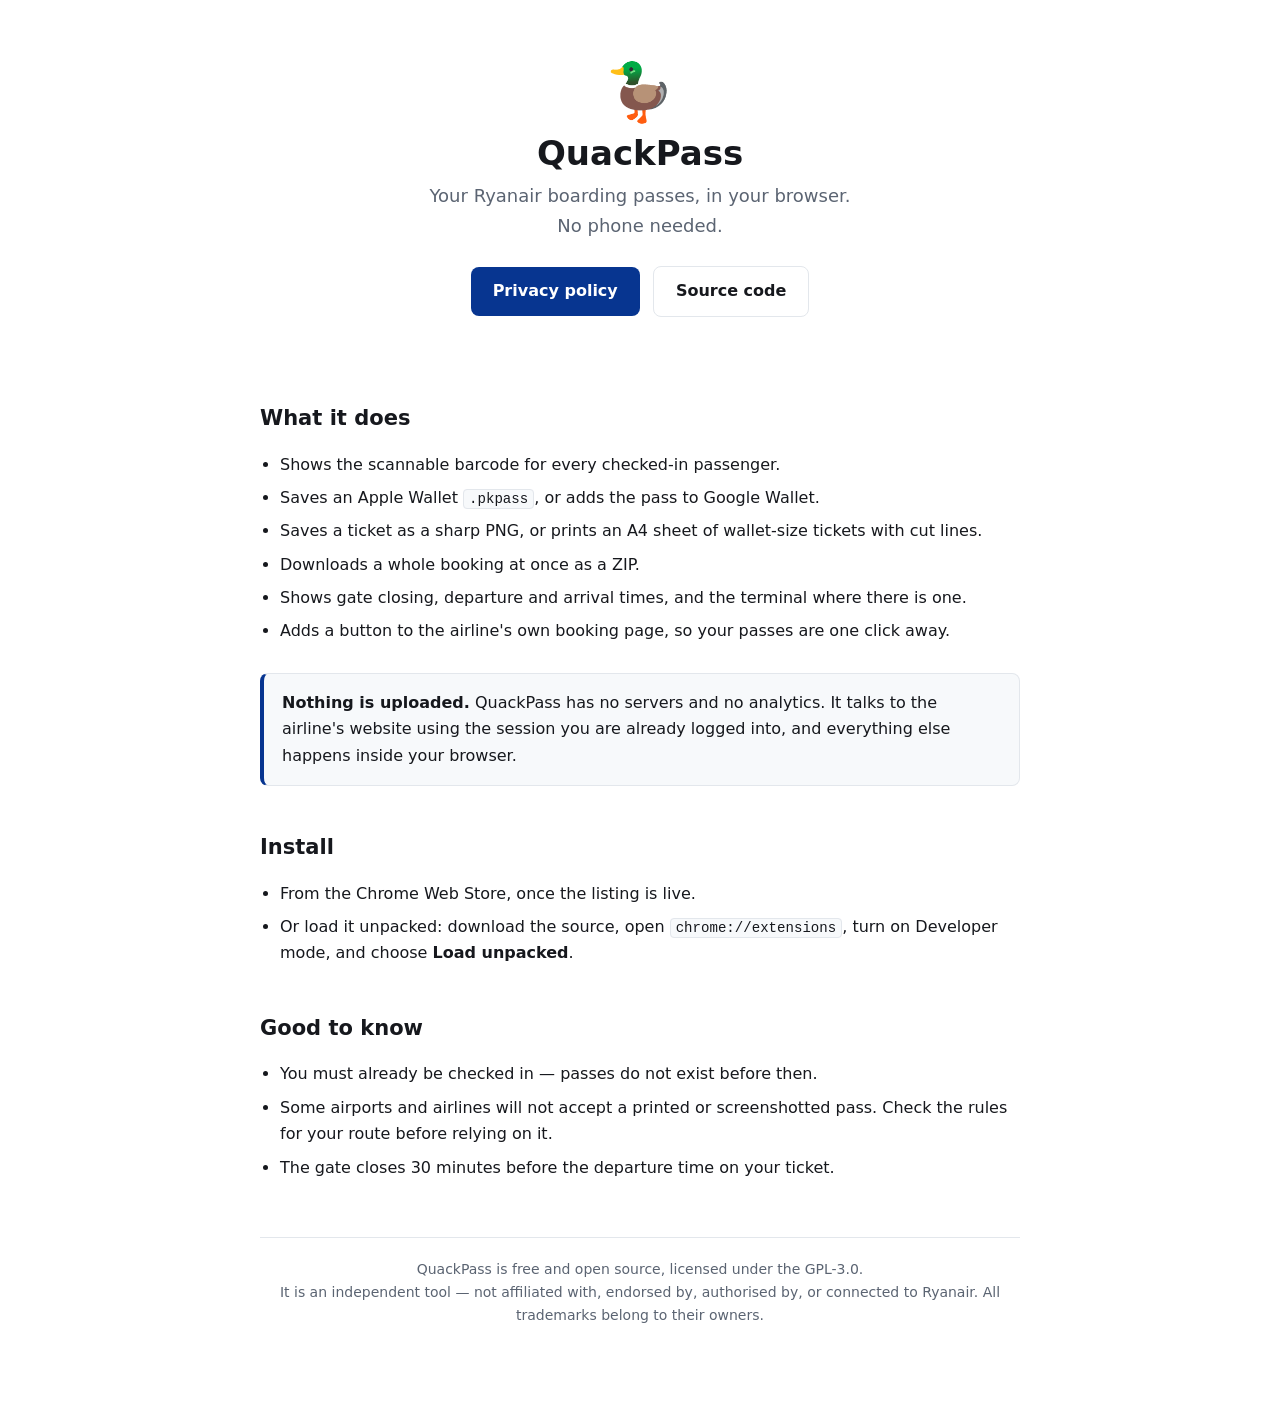
<file: docs/index.html>
<!doctype html>
<html lang="en">
<head>
<meta charset="utf-8" />
<meta name="viewport" content="width=device-width, initial-scale=1" />
<title>QuackPass — Boarding Passes in Your Browser</title>
<meta name="description" content="A browser extension that shows, saves and prints your Ryanair boarding passes. No phone needed. Runs locally, nothing is uploaded." />
<style>
  :root {
    --bg: #ffffff;
    --fg: #16181d;
    --muted: #5b6472;
    --line: #e3e7ec;
    --card: #f7f9fb;
    --accent: #073590;
    --accent-fg: #ffffff;
    --duck: #f1c933;
  }
  @media (prefers-color-scheme: dark) {
    :root {
      --bg: #14161a;
      --fg: #e8eaed;
      --muted: #a0a8b4;
      --line: #2a2e35;
      --card: #1c1f25;
      --accent: #f1c933;
      --accent-fg: #14161a;
    }
  }
  * { box-sizing: border-box; }
  body {
    margin: 0;
    padding: 0 20px 80px;
    background: var(--bg);
    color: var(--fg);
    font: 16px/1.65 -apple-system, BlinkMacSystemFont, "Segoe UI", system-ui, sans-serif;
  }
  main { max-width: 760px; margin: 0 auto; }

  header { padding: 64px 0 40px; text-align: center; }
  .duck { font-size: 56px; line-height: 1; }
  h1 { font-size: 34px; line-height: 1.15; margin: 14px 0 8px; }
  .tagline { color: var(--muted); font-size: 18px; margin: 0; }

  .cta { margin-top: 26px; }
  .button {
    display: inline-block;
    padding: 11px 22px;
    border-radius: 8px;
    background: var(--accent);
    color: var(--accent-fg);
    font-weight: 600;
    text-decoration: none;
  }
  .button.secondary {
    background: transparent;
    color: var(--fg);
    border: 1px solid var(--line);
    margin-left: 8px;
  }

  h2 { font-size: 21px; margin: 44px 0 12px; }
  ul { padding-left: 20px; }
  li { margin-bottom: 7px; }

  .note {
    background: var(--card);
    border: 1px solid var(--line);
    border-left: 4px solid var(--accent);
    border-radius: 8px;
    padding: 16px 18px;
    margin: 28px 0;
  }
  .note p { margin: 0; }

  code {
    background: var(--card);
    border: 1px solid var(--line);
    border-radius: 4px;
    padding: 1px 5px;
    font-size: 0.88em;
  }

  footer {
    margin-top: 56px;
    padding-top: 20px;
    border-top: 1px solid var(--line);
    color: var(--muted);
    font-size: 14px;
    text-align: center;
  }
  a { color: inherit; }
</style>
</head>
<body>
<main>

  <header>
    <div class="duck" aria-hidden="true">🦆</div>
    <h1>QuackPass</h1>
    <p class="tagline">Your Ryanair boarding passes, in your browser.<br>No phone needed.</p>
    <div class="cta">
      <a class="button" href="privacy-policy.html">Privacy policy</a>
      <a class="button secondary" href="https://github.com/chlomo2001/quackpass">Source code</a>
    </div>
  </header>

  <h2>What it does</h2>
  <ul>
    <li>Shows the scannable barcode for every checked-in passenger.</li>
    <li>Saves an Apple Wallet <code>.pkpass</code>, or adds the pass to Google Wallet.</li>
    <li>Saves a ticket as a sharp PNG, or prints an A4 sheet of wallet-size tickets with cut lines.</li>
    <li>Downloads a whole booking at once as a ZIP.</li>
    <li>Shows gate closing, departure and arrival times, and the terminal where there is one.</li>
    <li>Adds a button to the airline's own booking page, so your passes are one click away.</li>
  </ul>

  <div class="note">
    <p><strong>Nothing is uploaded.</strong> QuackPass has no servers and no
    analytics. It talks to the airline's website using the session you are
    already logged into, and everything else happens inside your browser.</p>
  </div>

  <h2>Install</h2>
  <ul>
    <li>From the Chrome Web Store, once the listing is live.</li>
    <li>Or load it unpacked: download the source, open <code>chrome://extensions</code>,
      turn on Developer mode, and choose <strong>Load unpacked</strong>.</li>
  </ul>

  <h2>Good to know</h2>
  <ul>
    <li>You must already be checked in — passes do not exist before then.</li>
    <li>Some airports and airlines will not accept a printed or screenshotted pass.
      Check the rules for your route before relying on it.</li>
    <li>The gate closes 30 minutes before the departure time on your ticket.</li>
  </ul>

  <footer>
    QuackPass is free and open source, licensed under the GPL-3.0.<br>
    It is an independent tool — not affiliated with, endorsed by, authorised by,
    or connected to Ryanair. All trademarks belong to their owners.
  </footer>

</main>
</body>
</html>
</file>
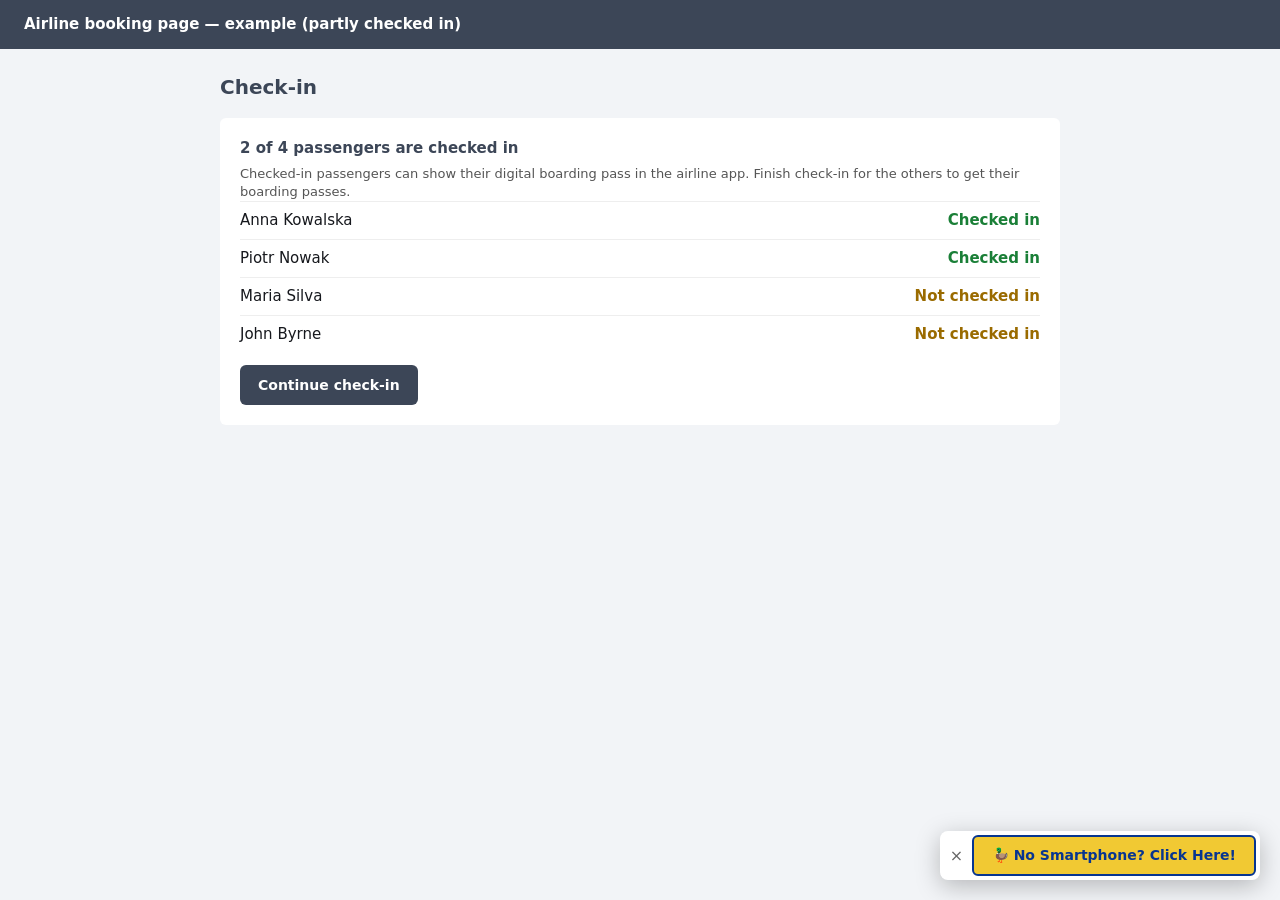
<file: dev/mock-site-partial.html>
<!doctype html>
<html lang="en">
  <head>
    <meta charset="utf-8" />
    <title>Mock booking page — partly checked in</title>
    <style>
      body { margin: 0; font: 15px/1.4 system-ui, sans-serif; background: #f2f4f7; color: #16181d; min-height: 900px; }
      .topbar { background: #3c4657; color: #fff; padding: 14px 24px; font-weight: 700; }
      .wrap { max-width: 840px; margin: 24px auto; }
      h2 { color: #3c4657; font-size: 20px; }
      .card { background: #fff; border-radius: 6px; padding: 20px; margin-bottom: 16px; }
      .card p { margin: 0; font-size: 13px; color: #555; }
      .card strong { display: block; color: #3c4657; margin-bottom: 6px; }
      .row { display: flex; justify-content: space-between; align-items: center; padding: 8px 0; border-top: 1px solid #eee; }
      .ok { color: #1a7f37; font-weight: 600; }
      .todo { color: #9a6b00; font-weight: 600; }
      .cta button { background: #3c4657; color: #fff; border: 0; border-radius: 6px; padding: 12px 18px; font: 600 14px system-ui; cursor: pointer; }
    </style>
  </head>
  <body>
    <div class="topbar">Airline booking page — example (partly checked in)</div>
    <div class="wrap">
      <h2>Check-in</h2>

      <!-- No "Access boarding passes" button in this state. Only some passengers
           are checked in; the page still mentions boarding passes. -->
      <div class="card">
        <strong>2 of 4 passengers are checked in</strong>
        <p>Checked-in passengers can show their digital boarding pass in the airline app. Finish check-in for the others to get their boarding passes.</p>
        <div class="row"><span>Anna Kowalska</span><span class="ok">Checked in</span></div>
        <div class="row"><span>Piotr Nowak</span><span class="ok">Checked in</span></div>
        <div class="row"><span>Maria Silva</span><span class="todo">Not checked in</span></div>
        <div class="row"><span>John Byrne</span><span class="todo">Not checked in</span></div>
        <div class="cta" style="margin-top:12px"><button type="button">Continue check-in</button></div>
      </div>
    </div>

    <script>
      // Stand-in for the extension messaging the content script uses.
      window.chrome = {
        runtime: {
          sendMessage: (msg) => {
            document.title = "sent: " + msg.type;
            console.log("sendMessage", msg);
          },
        },
      };
    </script>
    <script src="../content/content.js"></script>
  </body>
</html>
</file>
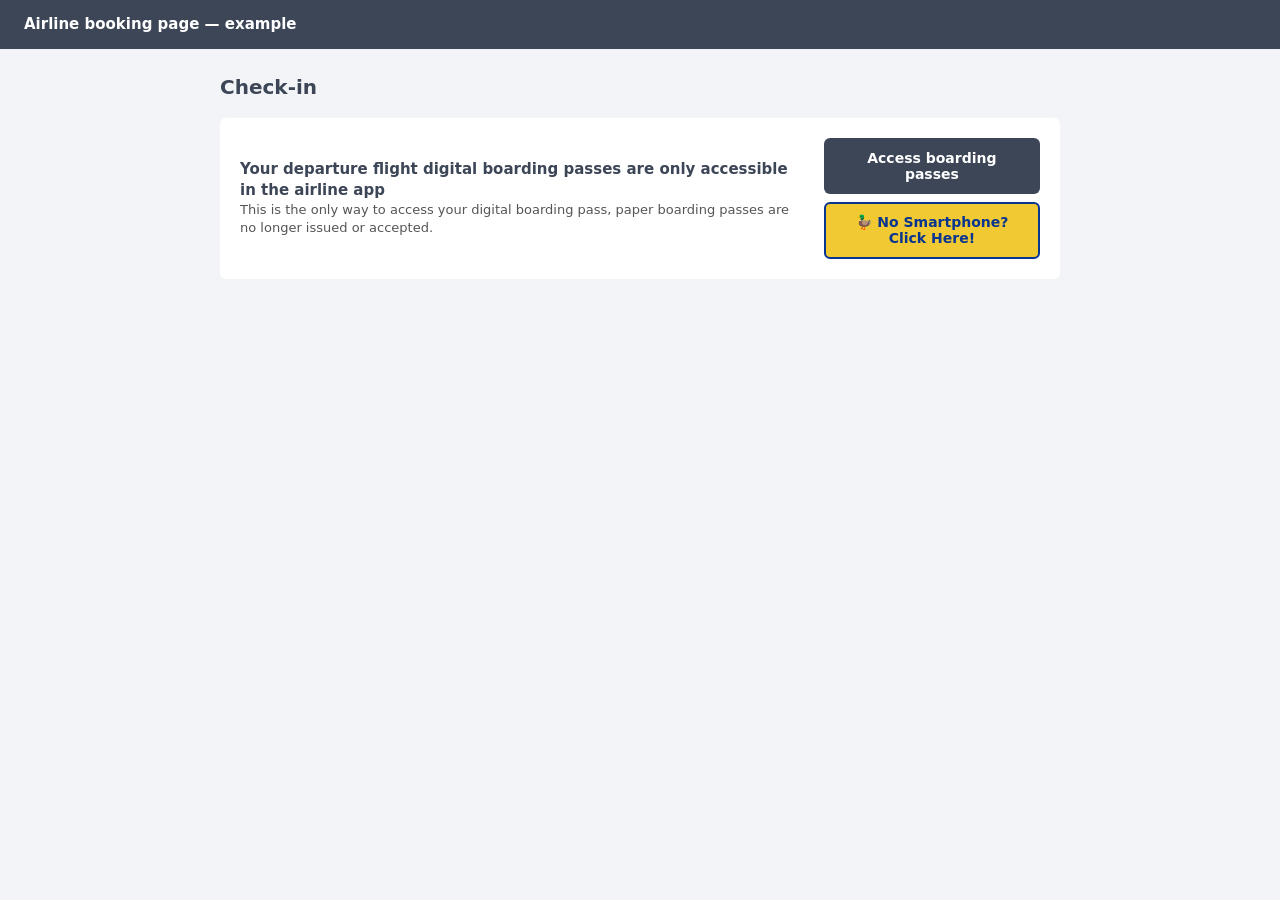
<file: dev/mock-site.html>
<!doctype html>
<html lang="en">
  <head>
    <meta charset="utf-8" />
    <title>Mock Ryanair booking page</title>
    <style>
      body { margin: 0; font: 15px/1.4 system-ui, sans-serif; background: #f2f4f7; color: #16181d; }
      .topbar { background: #3c4657; color: #fff; padding: 14px 24px; font-weight: 700; }
      .wrap { max-width: 840px; margin: 24px auto; }
      h2 { color: #3c4657; font-size: 20px; }
      .card { background: #fff; border-radius: 6px; padding: 20px; display: flex; gap: 16px; align-items: center; }
      .card p { margin: 0; font-size: 13px; color: #555; }
      .card strong { display: block; color: #3c4657; }
      .cta { margin-left: auto; }
      .cta button { background: #3c4657; color: #fff; border: 0; border-radius: 6px; padding: 12px 18px; font: 600 14px system-ui; cursor: pointer; }
    </style>
  </head>
  <body>
    <div class="topbar">Airline booking page — example</div>
    <div class="wrap">
      <h2>Check-in</h2>
      <div class="card">
        <div>
          <strong>Your departure flight digital boarding passes are only accessible in the airline app</strong>
          <p>This is the only way to access your digital boarding pass, paper boarding passes are no longer issued or accepted.</p>
        </div>
        <div class="cta"><button type="button">Access boarding passes</button></div>
      </div>
    </div>

    <script>
      // Stand-in for the extension messaging the content script uses.
      window.chrome = {
        runtime: {
          sendMessage: (msg) => {
            document.title = "sent: " + msg.type;
            console.log("sendMessage", msg);
          },
        },
      };
    </script>
    <script src="../content/content.js"></script>
  </body>
</html>
</file>
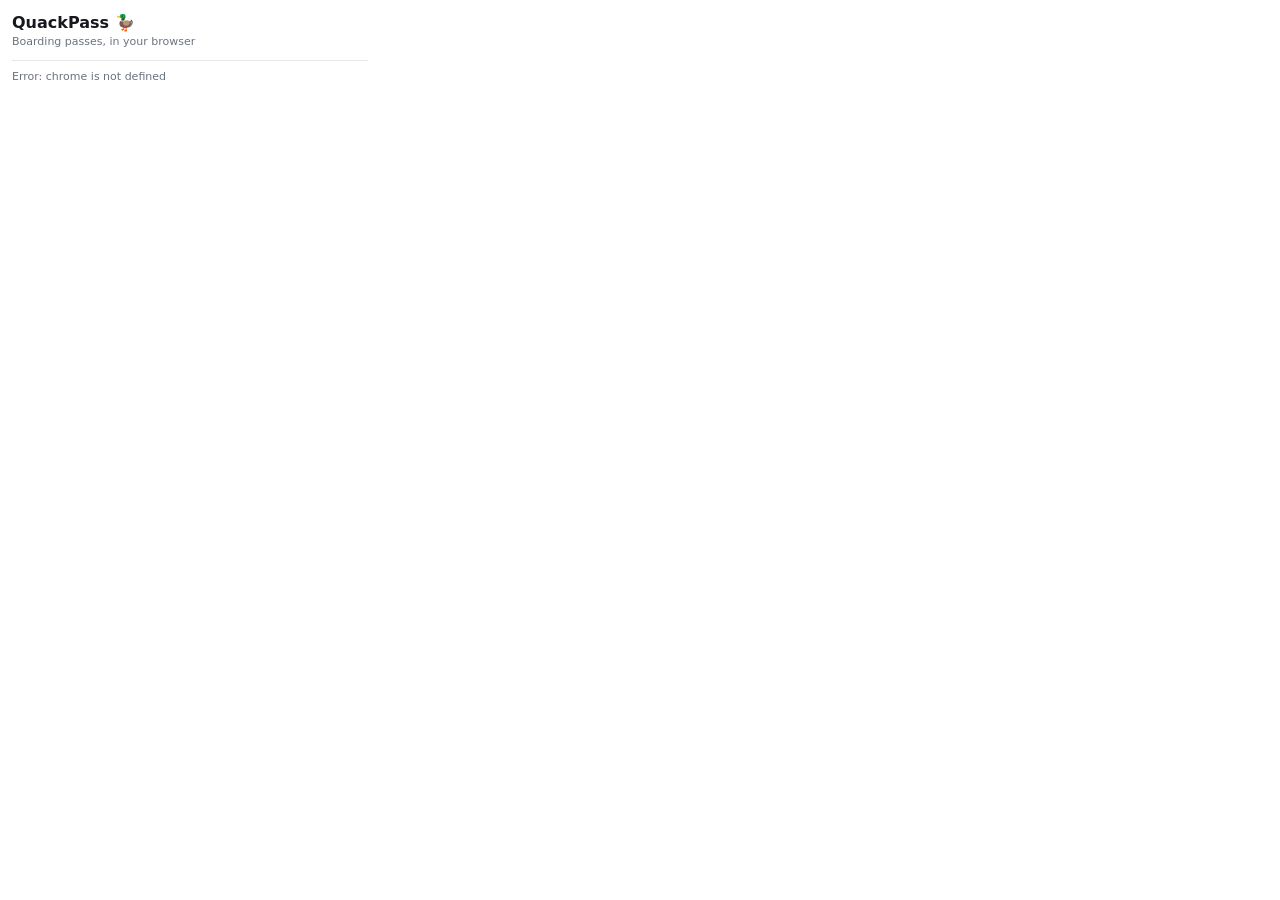
<file: dev/mock.html>
<!doctype html>
<html lang="en">
  <head>
    <meta charset="utf-8" />
    <title>QuackPass — mock</title>
    <link rel="stylesheet" href="../popup/popup.css" />
  </head>
  <body>
    <header class="app-header">
      <div class="header-title">QuackPass <span aria-hidden="true">🦆</span></div>
      <div class="header-tagline">Boarding passes, in your browser</div>
    </header>

    <div id="bulk-actions"></div>
    <div id="search-bar"></div>
    <div id="passes"></div>
    <div id="status">Idle</div>

    <script>
      // Stand-in for the extension APIs so the popup can run as a plain page.
      const BOOKING = "G9VHHE";
      const makePass = (i, first, last, seat) => ({
        pnr: BOOKING,
        paxType: "ADT",
        sequence: 10 + i,
        priority: i % 2 === 0,
        barcode: "M1" + last.toUpperCase() + "/" + first[0] + "  ABC12" + i + " DUBSTNFR 1234 250Y00" + (10 + i) + "A",
        boardingTime: "2026-10-12T06:35:00Z",
        name: { first, last },
        departure: {
          code: "DUB",
          date: "2026-10-12T07:05:00Z",
          terminal: i === 1 ? "1" : undefined,
        },
        arrival: { code: "STN" },
        flight: { carrierCode: "FR", number: "12" + i },
        seat: { designator: seat },
      });

      // An adult with an infant on their lap: Ryanair returns the adult's barcode
      // (adult's name inside) on both passes, same seat and sequence.
      const lapBarcode =
        "M1" + "TAYLOR/SAM".padEnd(20) + "ET3STAB STNDUBFR 0123 286Y014A0020 100";
      const lapPair = [
        {
          ...makePass(8, "Sam", "Taylor", "14A"),
          pnr: "T3STAB",
          sequence: 20,
          barcode: lapBarcode,
        },
        {
          ...makePass(8, "Leo", "Taylor", "14A"),
          pnr: "T3STAB",
          sequence: 20,
          paxType: "INF",
          barcode: lapBarcode,
        },
      ];

      const passes = [
        // Fast Track in the two shapes Ryanair might use: a flag, or an extras code.
        { ...makePass(1, "Anna", "Kowalska", "12A"), fastTrack: true },
        { ...makePass(2, "Piotr", "Nowak", "12B"), ssrs: [{ code: "FAST", name: "Fast Track" }] },
        // Checked bags in the shapes Ryanair might use. Cabin bags must not count.
        { ...makePass(3, "Maria", "Silva", "12C"), extras: [{ code: "BBG" }, { code: "CBAG" }, { code: "PSIT" }] // 20 kg + 10 kg },
        { ...makePass(4, "John", "Byrne", "12D"), ssrs: [{ code: "B20K", name: "20kg Check-in Bag", quantity: 2 }] },
        { ...makePass(5, "Ewa", "Zielinska", "12E"), checkedBags: 1 },
        makePass(6, "Tom", "O Connor", "12F"),
        ...lapPair,
        // Real-world case: Ryanair issues the pass with no barcode when the
        // passenger's entry documents are not cleared for the destination.
        {
          pnr: "RVEVWY",
          paxType: "ADT",
          sequence: 41,
          priority: false,
          barcode: "",
          boardingTime: "2026-09-22T12:55:00Z",
          name: { first: "Hendrik", last: "Grunnfeld" },
          departure: { code: "CRL", date: "2026-09-22T13:25:00Z" },
          arrival: { code: "MAN" },
          flight: { carrierCode: "FR", number: "3223" },
          seat: { designator: "24F" },
        },
      ];

      const flights = [
        {
          bookingId: 999,
          pnr: "ZZZ999",
          origin: "STN",
          destination: "DUB",
          date: "2026-11-02T18:20:00Z",
          flightNumber: "FR555",
          checkinStatus: "nocheckin",
          isReady: false,
          checkInOpenUTC: "2026-10-31T18:20:00Z",
          checkInCloseUTC: "2026-11-02T16:20:00Z",
        },
      ];

      // The bookings response also carries arrival times, matched by pnr+flight.
      flights.push(
        { pnr: BOOKING, flightNumber: "FR121", arrivalDate: "2026-10-12T08:20:00Z" },
        { pnr: "RVEVWY", flightNumber: "FR3223", arrivalDate: "2026-09-22T14:35:00Z" }
      );

      const downloadPayloads = passes.map((p) => ({
        sequenceNumber: String(p.sequence),
        lang: "en",
        arrivalStation: p.arrival.code,
        departureStation: p.departure.code,
        recordLocator: p.pnr,
        isInfant: false,
      }));

      window.chrome = {
        runtime: {
          lastError: null,
          sendMessage: (_msg, cb) => cb({ ok: true, data: { passes, downloadPayloads, flights } }),
        },
        storage: { local: { get: async () => ({}), set: () => {} } },
        downloads: {
          download: async (o) => {
            // Grab the bytes before the popup revokes the object URL.
            const bytes = await new Promise((res, rej) => {
              const x = new XMLHttpRequest();
              x.open("GET", o.url);
              x.responseType = "arraybuffer";
              x.onload = () => res(new Uint8Array(x.response));
              x.onerror = rej;
              x.send();
            });
            window.__lastDownload = { filename: o.filename, bytes };
            console.log("download()", o.filename, bytes.length);
          },
        },
        tabs: { create: async (o) => console.log("tabs.create()", o.url) },
      };

      // The Wallet endpoints need a real Ryanair session; stub them out here.
      window.fetch = async () => {
        throw new Error("wallet endpoints are not mocked");
      };
    </script>
    <script src="../vendor/bwip-js.min.js"></script>
    <script type="module" src="../popup/popup.js"></script>
  </body>
</html>
</file>
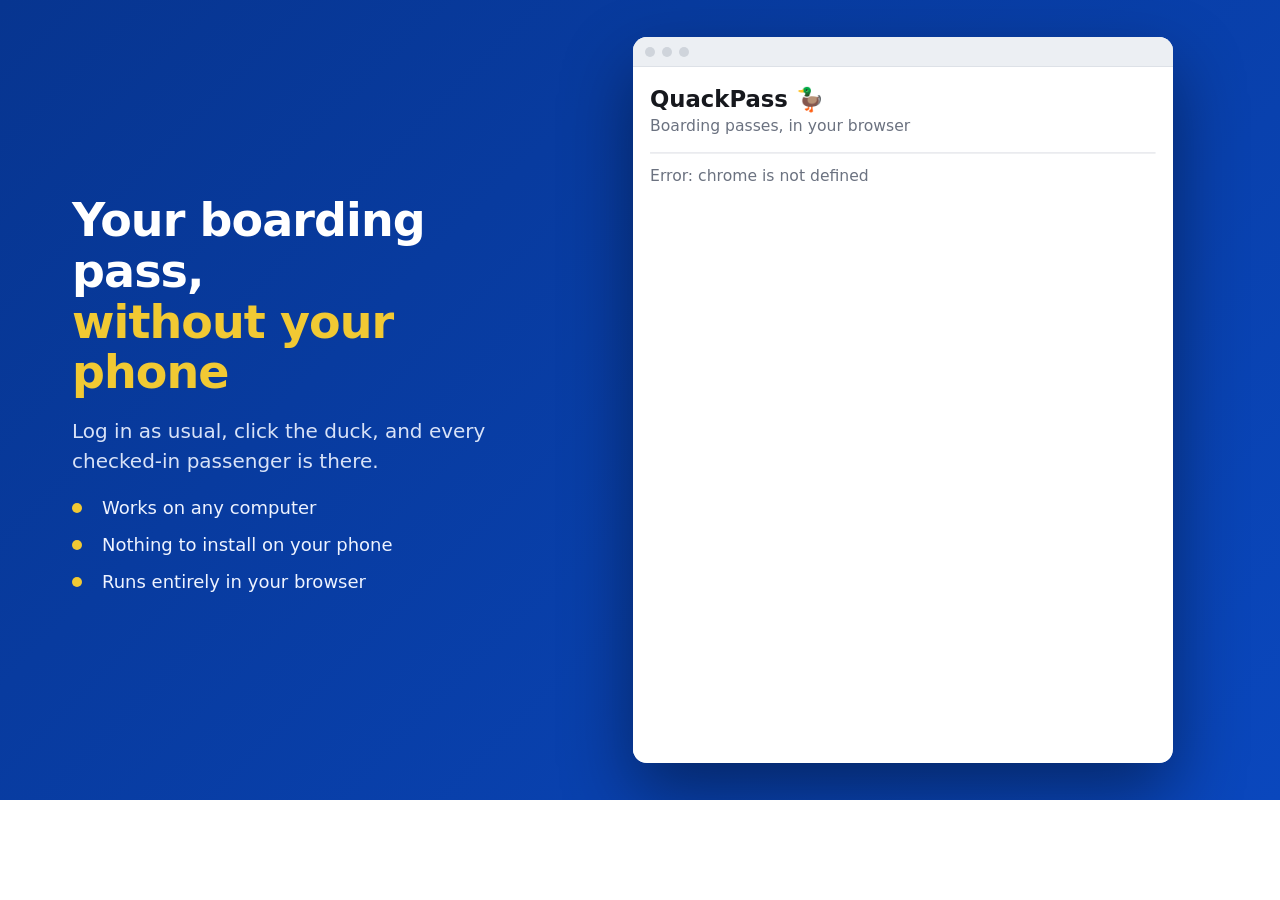
<file: dev/shots.html>
<!doctype html>
<html lang="en">
  <head>
    <meta charset="utf-8" />
    <title>QuackPass — store screenshots</title>
    <style>
      * { box-sizing: border-box; }
      html, body { margin: 0; padding: 0; background: #fff; }

      .stage {
        width: 1280px;
        height: 800px;
        overflow: hidden;
        position: relative;
        display: flex;
        align-items: center;
        gap: 56px;
        padding: 0 72px;
        background: linear-gradient(135deg, #073590 0%, #0a47bd 100%);
        font-family: -apple-system, BlinkMacSystemFont, "Segoe UI", system-ui, sans-serif;
        color: #fff;
      }

      .copy { width: 470px; flex: none; }
      .copy h1 {
        font-size: 46px;
        line-height: 1.1;
        margin: 0 0 18px;
        letter-spacing: -0.02em;
      }
      .copy h1 em { font-style: normal; color: #f1c933; }
      .copy p { font-size: 20px; line-height: 1.5; margin: 0 0 14px; color: #d8e2f7; }
      .copy ul { margin: 18px 0 0; padding: 0; list-style: none; }
      .copy li {
        font-size: 18px;
        line-height: 1.5;
        padding-left: 30px;
        margin-bottom: 10px;
        position: relative;
        color: #eef3ff;
      }
      .copy li::before {
        content: "";
        position: absolute;
        left: 0;
        top: 9px;
        width: 10px;
        height: 10px;
        border-radius: 50%;
        background: #f1c933;
      }

      .art {
        flex: 1;
        height: 800px;
        display: flex;
        align-items: center;
        justify-content: center;
        position: relative;
      }

      /* A window frame so the popup reads as a real browser popup. */
      .frame {
        border-radius: 14px;
        overflow: hidden;
        background: #fff;
        box-shadow: 0 30px 70px rgba(0, 0, 0, 0.42);
      }
      .frame-bar {
        height: 30px;
        background: #eceff3;
        border-bottom: 1px solid #dde1e7;
        display: flex;
        align-items: center;
        gap: 7px;
        padding: 0 12px;
      }
      .dot { width: 10px; height: 10px; border-radius: 50%; background: #cfd4db; }

      iframe { border: 0; display: block; }

      .paper {
        background: #fff;
        box-shadow: 0 30px 70px rgba(0, 0, 0, 0.42);
      }
      .paper img { display: block; }

      .wide .copy { width: 400px; }
    </style>
  </head>
  <body>
    <div class="stage" id="stage"></div>

    <script>
      const SHOTS = {
        1: {
          title: 'Your boarding pass,<br><em>without your phone</em>',
          lead: 'Log in as usual, click the duck, and every checked-in passenger is there.',
          bullets: ['Works on any computer', 'Nothing to install on your phone', 'Runs entirely in your browser'],
        },
        2: {
          title: 'The real barcode,<br><em>ready to scan</em>',
          lead: 'Seat, gate closing time, departure and arrival, and a scannable code for each passenger.',
          bullets: ['Save as an image', 'Apple Wallet and Google Wallet', 'Copy straight to a message'],
        },
        3: {
          title: 'Print an A4 sheet<br><em>of wallet-size tickets</em>',
          lead: 'Everyone in the booking on one page, with dashed lines to cut along.',
          bullets: ['Never bigger than wallet size', 'All on one page, or one per page', 'Sharp, lossless barcodes'],
        },
        4: {
          title: 'Right where<br><em>you need it</em>',
          lead: 'A button appears on the booking page itself, next to the airline’s own one.',
          bullets: ['No hunting through menus', 'Opens your passes in a new tab', 'One click from check-in'],
        },
      };

      const shot = Number(new URLSearchParams(location.search).get('shot') || 1);
      const stage = document.getElementById('stage');
      const config = SHOTS[shot];

      const copy = document.createElement('div');
      copy.className = 'copy';
      copy.innerHTML =
        `<h1>${config.title}</h1><p>${config.lead}</p><ul>` +
        config.bullets.map((b) => `<li>${b}</li>`).join('') +
        '</ul>';

      const art = document.createElement('div');
      art.className = 'art';

      stage.append(copy, art);

      function framedIframe(src, width, height, scale) {
        const frame = document.createElement('div');
        frame.className = 'frame';
        frame.style.width = `${width * scale}px`;

        const bar = document.createElement('div');
        bar.className = 'frame-bar';
        bar.innerHTML = '<div class="dot"></div><div class="dot"></div><div class="dot"></div>';

        const holder = document.createElement('div');
        holder.style.cssText = `width:${width * scale}px;height:${height * scale}px;overflow:hidden`;

        const iframe = document.createElement('iframe');
        iframe.src = src;
        iframe.width = width;
        iframe.height = height;
        iframe.style.cssText = `transform:scale(${scale});transform-origin:top left`;

        holder.appendChild(iframe);
        frame.append(bar, holder);
        art.appendChild(frame);
        return iframe;
      }

      const settle = (ms) => new Promise((r) => setTimeout(r, ms));

      function waitForLoad(iframe) {
        return new Promise((resolve) => iframe.addEventListener('load', resolve, { once: true }));
      }

      // Pulls the A4 page back out of the PDF the popup just built, so the
      // screenshot shows the genuine printed output.
      async function renderA4(iframe) {
        const win = iframe.contentWindow;
        const doc = iframe.contentDocument;

        win.__lastDownload = null;
        doc.getElementById('btn-a4').click();

        for (let i = 0; i < 120 && !win.__lastDownload; i++) await settle(250);
        const bytes = win.__lastDownload.bytes;

        const text = new TextDecoder('latin1').decode(bytes);
        const at = text.indexOf('/Subtype /Image');
        const dict = text.slice(at, at + 300);
        const width = +/\/Width (\d+)/.exec(dict)[1];
        const height = +/\/Height (\d+)/.exec(dict)[1];
        const length = +/\/Length (\d+)/.exec(dict)[1];
        const start = text.indexOf('stream\n', at) + 'stream\n'.length;

        const inflated = new Uint8Array(
          await new Response(
            new Blob([bytes.slice(start, start + length)])
              .stream()
              .pipeThrough(new DecompressionStream('deflate'))
          ).arrayBuffer()
        );

        const canvas = document.createElement('canvas');
        canvas.width = width;
        canvas.height = height;
        const ctx = canvas.getContext('2d');
        const image = ctx.createImageData(width, height);
        for (let i = 0, j = 0; j < inflated.length; i += 4, j += 3) {
          image.data[i] = inflated[j];
          image.data[i + 1] = inflated[j + 1];
          image.data[i + 2] = inflated[j + 2];
          image.data[i + 3] = 255;
        }
        ctx.putImageData(image, 0, 0);
        return canvas;
      }

      async function build() {
        if (shot === 1) {
          const iframe = framedIframe('mock.html', 380, 490, 1.42);
          await waitForLoad(iframe);
          await settle(900);
        }

        if (shot === 2) {
          const iframe = framedIframe('mock.html', 380, 620, 1.16);
          await waitForLoad(iframe);
          await settle(700);
          const doc = iframe.contentDocument;
          doc.querySelector('.pass button[data-action="qr"]').click();
          await settle(700);
          doc.querySelector('.pass').scrollIntoView();
          await settle(400);
        }

        if (shot === 3) {
          const iframe = framedIframe('mock.html', 380, 400, 1);
          iframe.parentElement.parentElement.style.display = 'none';
          await waitForLoad(iframe);
          await settle(800);

          const canvas = await renderA4(iframe);
          const paper = document.createElement('div');
          paper.className = 'paper';
          const img = document.createElement('img');
          img.src = canvas.toDataURL('image/png');
          img.style.cssText = 'width:496px;height:auto';
          paper.appendChild(img);
          art.appendChild(paper);
          await settle(500);
        }

        if (shot === 4) {
          stage.classList.add('wide');
          const iframe = framedIframe('mock-site.html', 900, 300, 0.70);
          await waitForLoad(iframe);
          await settle(900);
        }

        window.__ready = true;
      }

      build();
    </script>
  </body>
</html>
</file>
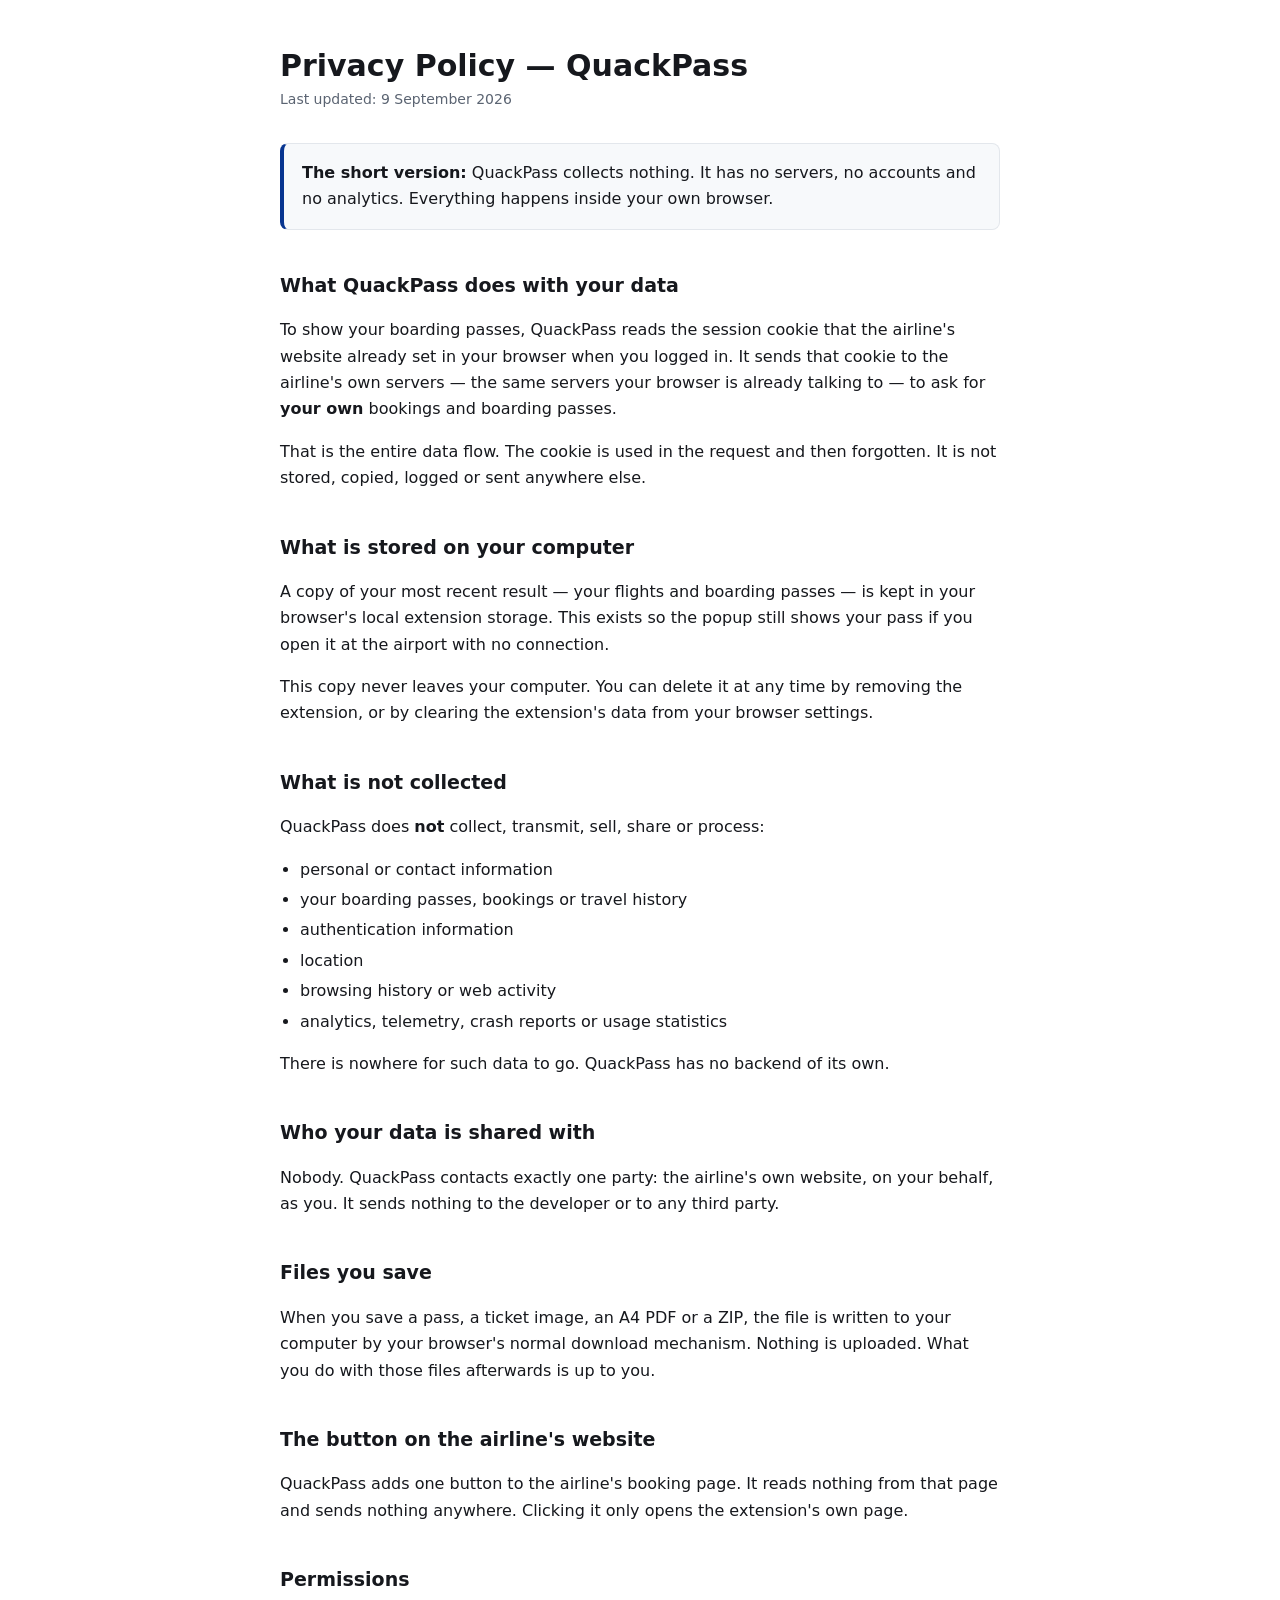
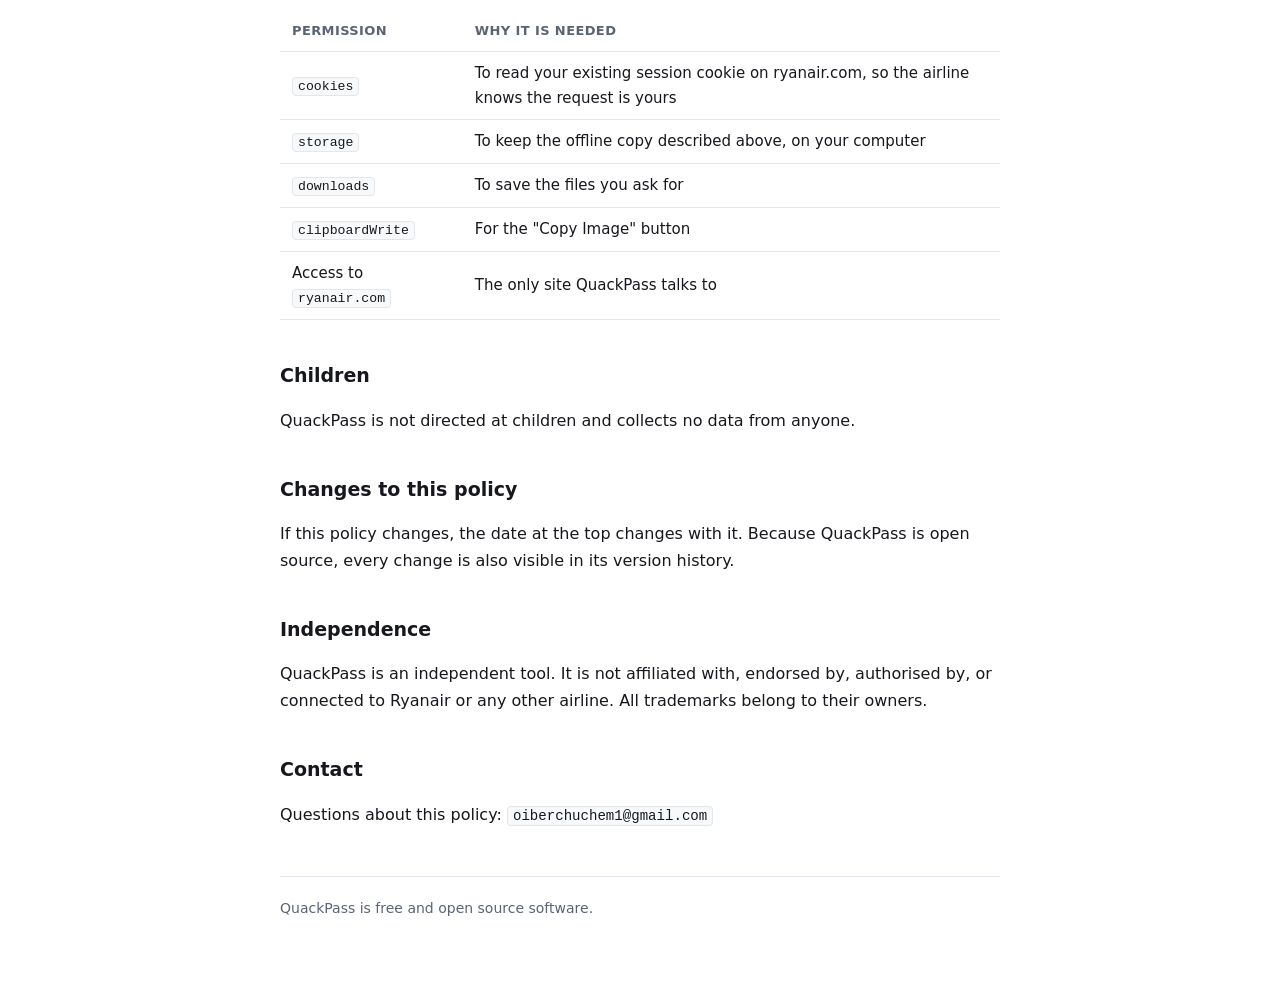
<file: docs/privacy-policy.html>
<!doctype html>
<html lang="en">
<head>
<meta charset="utf-8" />
<meta name="viewport" content="width=device-width, initial-scale=1" />
<title>Privacy Policy — QuackPass</title>
<style>
  :root {
    --bg: #ffffff;
    --fg: #16181d;
    --muted: #5b6472;
    --line: #e3e7ec;
    --card: #f7f9fb;
    --accent: #073590;
  }
  @media (prefers-color-scheme: dark) {
    :root {
      --bg: #14161a;
      --fg: #e8eaed;
      --muted: #a0a8b4;
      --line: #2a2e35;
      --card: #1c1f25;
      --accent: #f1c933;
    }
  }
  * { box-sizing: border-box; }
  body {
    margin: 0;
    padding: 48px 20px 80px;
    background: var(--bg);
    color: var(--fg);
    font: 16px/1.65 -apple-system, BlinkMacSystemFont, "Segoe UI", system-ui, sans-serif;
  }
  main { max-width: 720px; margin: 0 auto; }
  h1 { font-size: 30px; line-height: 1.2; margin: 0 0 4px; }
  h2 { font-size: 19px; margin: 40px 0 10px; }
  .updated { color: var(--muted); font-size: 14px; margin: 0 0 32px; }
  .lede {
    background: var(--card);
    border: 1px solid var(--line);
    border-left: 4px solid var(--accent);
    border-radius: 8px;
    padding: 16px 18px;
    margin: 0 0 8px;
  }
  .lede p { margin: 0; }
  ul { padding-left: 20px; }
  li { margin-bottom: 4px; }
  code {
    background: var(--card);
    border: 1px solid var(--line);
    border-radius: 4px;
    padding: 1px 5px;
    font-size: 0.88em;
  }
  .table-wrap { overflow-x: auto; margin: 16px 0; }
  table { border-collapse: collapse; width: 100%; font-size: 15px; }
  th, td { text-align: left; padding: 9px 12px; border-bottom: 1px solid var(--line); }
  th { font-size: 13px; text-transform: uppercase; letter-spacing: 0.03em; color: var(--muted); }
  footer {
    margin-top: 48px;
    padding-top: 20px;
    border-top: 1px solid var(--line);
    color: var(--muted);
    font-size: 14px;
  }
</style>
</head>
<body>
<main>

  <h1>Privacy Policy — QuackPass</h1>
  <p class="updated">Last updated: 9 September 2026</p>

  <div class="lede">
    <p><strong>The short version:</strong> QuackPass collects nothing. It has no
    servers, no accounts and no analytics. Everything happens inside your own
    browser.</p>
  </div>

  <h2>What QuackPass does with your data</h2>
  <p>To show your boarding passes, QuackPass reads the session cookie that the
  airline's website already set in your browser when you logged in. It sends
  that cookie to the airline's own servers — the same servers your browser is
  already talking to — to ask for <strong>your own</strong> bookings and
  boarding passes.</p>
  <p>That is the entire data flow. The cookie is used in the request and then
  forgotten. It is not stored, copied, logged or sent anywhere else.</p>

  <h2>What is stored on your computer</h2>
  <p>A copy of your most recent result — your flights and boarding passes — is
  kept in your browser's local extension storage. This exists so the popup still
  shows your pass if you open it at the airport with no connection.</p>
  <p>This copy never leaves your computer. You can delete it at any time by
  removing the extension, or by clearing the extension's data from your browser
  settings.</p>

  <h2>What is not collected</h2>
  <p>QuackPass does <strong>not</strong> collect, transmit, sell, share or
  process:</p>
  <ul>
    <li>personal or contact information</li>
    <li>your boarding passes, bookings or travel history</li>
    <li>authentication information</li>
    <li>location</li>
    <li>browsing history or web activity</li>
    <li>analytics, telemetry, crash reports or usage statistics</li>
  </ul>
  <p>There is nowhere for such data to go. QuackPass has no backend of its own.</p>

  <h2>Who your data is shared with</h2>
  <p>Nobody. QuackPass contacts exactly one party: the airline's own website, on
  your behalf, as you. It sends nothing to the developer or to any third party.</p>

  <h2>Files you save</h2>
  <p>When you save a pass, a ticket image, an A4 PDF or a ZIP, the file is
  written to your computer by your browser's normal download mechanism. Nothing
  is uploaded. What you do with those files afterwards is up to you.</p>

  <h2>The button on the airline's website</h2>
  <p>QuackPass adds one button to the airline's booking page. It reads nothing
  from that page and sends nothing anywhere. Clicking it only opens the
  extension's own page.</p>

  <h2>Permissions</h2>
  <div class="table-wrap">
    <table>
      <thead>
        <tr><th>Permission</th><th>Why it is needed</th></tr>
      </thead>
      <tbody>
        <tr><td><code>cookies</code></td><td>To read your existing session cookie on ryanair.com, so the airline knows the request is yours</td></tr>
        <tr><td><code>storage</code></td><td>To keep the offline copy described above, on your computer</td></tr>
        <tr><td><code>downloads</code></td><td>To save the files you ask for</td></tr>
        <tr><td><code>clipboardWrite</code></td><td>For the "Copy Image" button</td></tr>
        <tr><td>Access to <code>ryanair.com</code></td><td>The only site QuackPass talks to</td></tr>
      </tbody>
    </table>
  </div>

  <h2>Children</h2>
  <p>QuackPass is not directed at children and collects no data from anyone.</p>

  <h2>Changes to this policy</h2>
  <p>If this policy changes, the date at the top changes with it. Because
  QuackPass is open source, every change is also visible in its version
  history.</p>

  <h2>Independence</h2>
  <p>QuackPass is an independent tool. It is not affiliated with, endorsed by,
  authorised by, or connected to Ryanair or any other airline. All trademarks
  belong to their owners.</p>

  <h2>Contact</h2>
  <p>Questions about this policy: <code>oiberchuchem1@gmail.com</code></p>

  <footer>QuackPass is free and open source software.</footer>

</main>
</body>
</html>
</file>
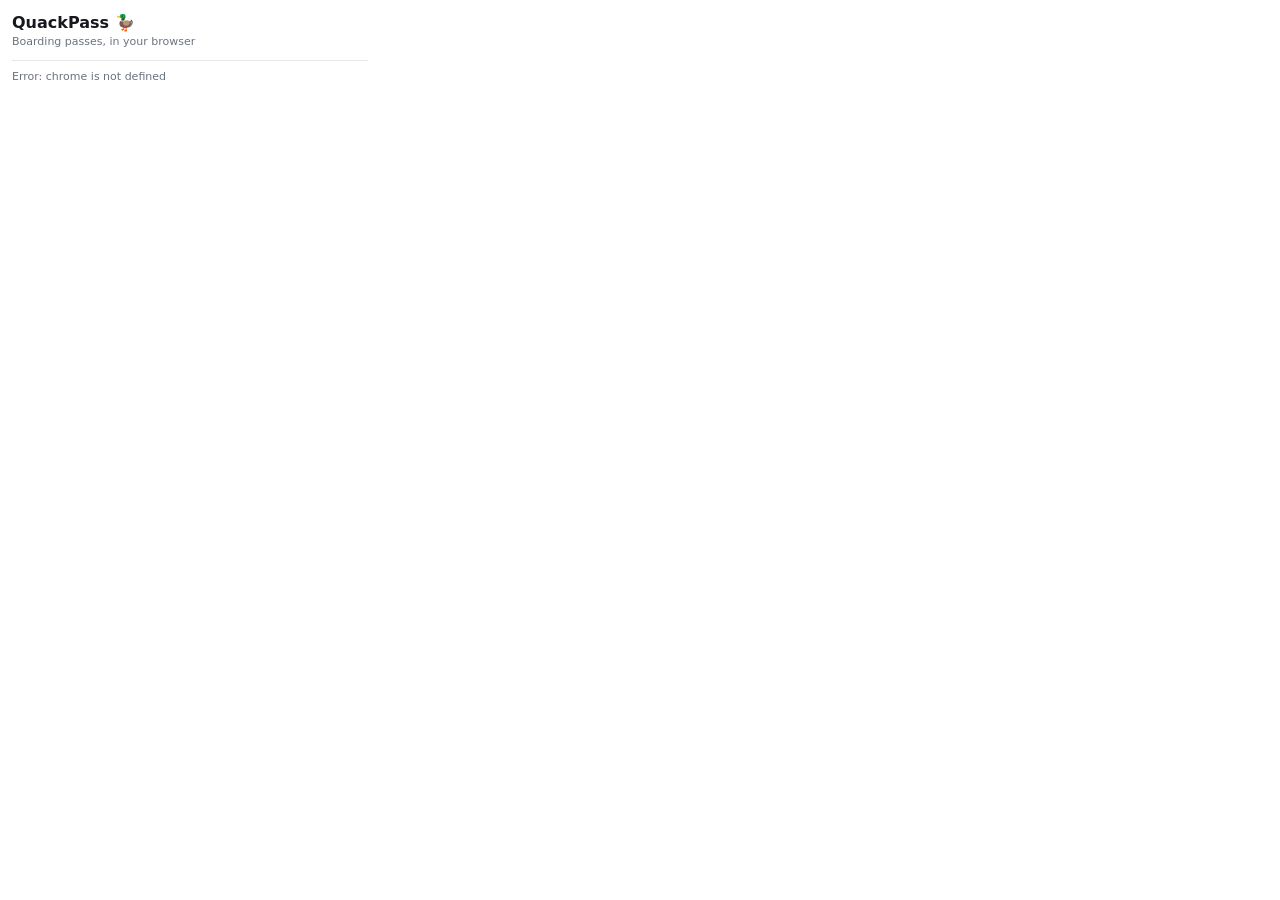
<file: popup/popup.html>
<!doctype html>
<html lang="en">
  <head>
    <meta charset="utf-8" />
    <title>Boarding Pass</title>
    <link rel="stylesheet" href="popup.css" />
  </head>
  <body>
    <header class="app-header">
      <div class="header-title">QuackPass <span aria-hidden="true">🦆</span></div>
      <div class="header-tagline">Boarding passes, in your browser</div>
    </header>

    <div id="bulk-actions"></div>
    <div id="search-bar"></div>
    <div id="passes"></div>
    <div id="status">Idle</div>

    <script src="../vendor/bwip-js.min.js"></script>
    <script type="module" src="popup.js"></script>
  </body>
</html>
</file>
<file: popup/popup.css>
:root {
  --bg: #ffffff;
  --fg: #16181d;
  --muted: #6b7280;
  --line: #e5e7eb;
  --accent: #073590;
  --accent-fg: #ffffff;
  --card: #f8fafc;
}

@media (prefers-color-scheme: dark) {
  :root {
    --bg: #14161a;
    --fg: #e8eaed;
    --muted: #9aa1ac;
    --line: #2a2e35;
    --accent: #f1c933;
    --accent-fg: #14161a;
    --card: #1c1f25;
  }
}

* { box-sizing: border-box; }

body {
  width: 380px;
  max-height: 580px;
  overflow-y: auto;
  margin: 0;
  padding: 12px;
  font: 13px/1.4 system-ui, -apple-system, "Segoe UI", sans-serif;
  background: var(--bg);
  color: var(--fg);
}

/* Same UI opened as a full tab from the in-page button. */
body.tab {
  width: auto;
  max-width: 520px;
  max-height: none;
  margin: 0 auto;
  padding: 24px 16px;
}

.app-header { margin-bottom: 10px; }
.header-title { font-size: 16px; font-weight: 700; }
.header-tagline { font-size: 11px; color: var(--muted); }

button {
  font: inherit;
  padding: 6px 10px;
  border: 1px solid var(--line);
  border-radius: 6px;
  background: var(--card);
  color: var(--fg);
  cursor: pointer;
}
button:hover:not(:disabled) { border-color: var(--accent); }
button:disabled { opacity: 0.55; cursor: default; }

.btn-download-all {
  display: block;
  width: 100%;
  margin-bottom: 8px;
  background: var(--accent);
  color: var(--accent-fg);
  border-color: var(--accent);
  font-weight: 600;
}

.print-panel {
  border: 1px solid var(--line);
  border-radius: 8px;
  padding: 8px 10px;
  margin-bottom: 8px;
  background: var(--card);
}

.print-title {
  font-size: 11px;
  font-weight: 600;
  text-transform: uppercase;
  letter-spacing: 0.03em;
  color: var(--muted);
  margin-bottom: 6px;
}

.print-option {
  display: flex;
  align-items: center;
  gap: 6px;
  font-size: 12px;
  margin-bottom: 4px;
  cursor: pointer;
}

.btn-a4 {
  display: block;
  width: 100%;
  margin-top: 8px;
  font-weight: 600;
}

.search-input {
  width: 100%;
  margin-bottom: 8px;
  padding: 6px 8px;
  font: inherit;
  border: 1px solid var(--line);
  border-radius: 6px;
  background: var(--bg);
  color: var(--fg);
}
.search-empty { padding: 8px 0; color: var(--muted); }

.pass, .flight-summary {
  border: 1px solid var(--line);
  border-radius: 8px;
  padding: 8px;
  margin-bottom: 8px;
  background: var(--card);
}

.pass-title { font-weight: 600; font-size: 12px; }
.pass-meta { font-size: 11px; color: var(--muted); }
.pass-actions { display: flex; flex-wrap: wrap; gap: 6px; margin-top: 8px; }
.pass-actions button { font-size: 11px; }
.pass-qr:not(:empty) { margin-top: 10px; }
.pass-qr canvas { display: block; margin: 0 auto; max-width: 100%; }

.pass-warning {
  margin-top: 4px;
  font-size: 11px;
  font-weight: 600;
  color: #9a6b00;
}

@media (prefers-color-scheme: dark) {
  .pass-warning { color: #f1c933; }
}

/* Shown where the barcode would be, so an empty pass is never a mystery. */
.pass-notice {
  border: 1px solid #d9a520;
  border-radius: 8px;
  background: #fff8e6;
  color: #4a3c1d;
  padding: 14px 14px 12px;
  text-align: center;
}

.pass-notice-icon { font-size: 22px; line-height: 1; color: #c8890a; }

.pass-notice-title {
  margin: 6px 0 8px;
  font-size: 13px;
  font-weight: 700;
  text-transform: uppercase;
  letter-spacing: 0.03em;
  color: #7a5600;
}

.pass-notice p { margin: 0 0 6px; font-size: 12px; line-height: 1.45; }
.pass-notice p:last-child { margin-bottom: 0; }

/* A pass that carries another passenger's barcode — informational, not a fault. */
.pass-notice.info {
  border-color: #7d97d6;
  background: #eef3ff;
  color: #1d2b4a;
}
.pass-notice.info .pass-notice-icon,
.pass-notice.info .pass-notice-title { color: #073590; }

.pass-shared {
  margin-top: 4px;
  font-size: 11px;
  font-weight: 600;
  color: #073590;
}

@media (prefers-color-scheme: dark) {
  .pass-shared { color: #9db8ff; }
}

.ticket-actions { display: flex; gap: 6px; margin-bottom: 8px; }
.ticket-detail {
  border: 1px solid var(--line);
  border-radius: 8px;
  padding: 10px;
  background: var(--bg);
}
.ticket-route { text-align: center; font-size: 18px; font-weight: 700; }
.ticket-route-names {
  text-align: center;
  font-size: 11px;
  color: var(--muted);
  margin-bottom: 8px;
}
.ticket-sub { font-size: 11px; color: var(--muted); margin-top: 1px; }
.ticket-section { display: flex; justify-content: space-between; margin-bottom: 8px; }
.ticket-label { font-size: 10px; text-transform: uppercase; color: var(--muted); }
.ticket-hint {
  margin-top: 2px;
  font-size: 10px;
  color: var(--muted);
  text-align: center;
}
.ticket-value { font-weight: 600; }
.aztec-canvas { margin-top: 10px; text-align: center; }

#status {
  margin-top: 10px;
  padding-top: 8px;
  border-top: 1px solid var(--line);
  font-size: 11px;
  color: var(--muted);
}
</file>
